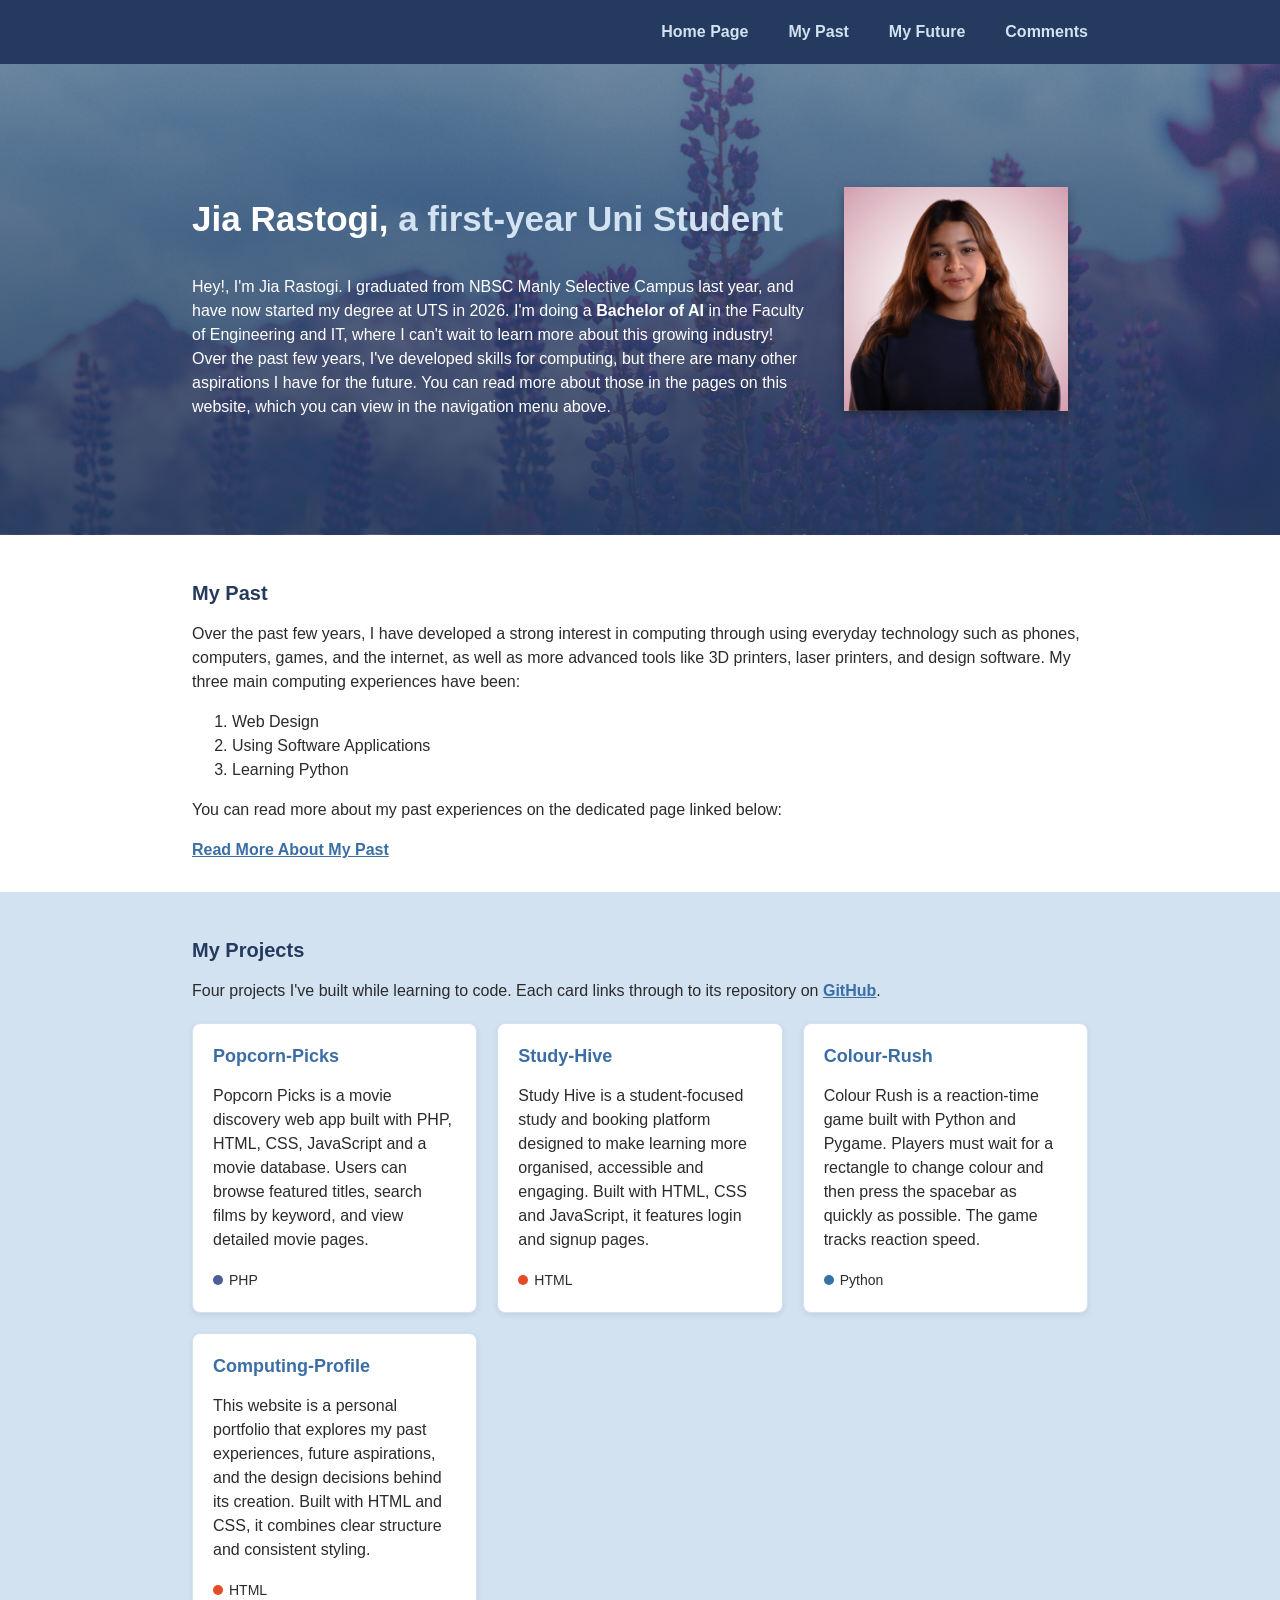
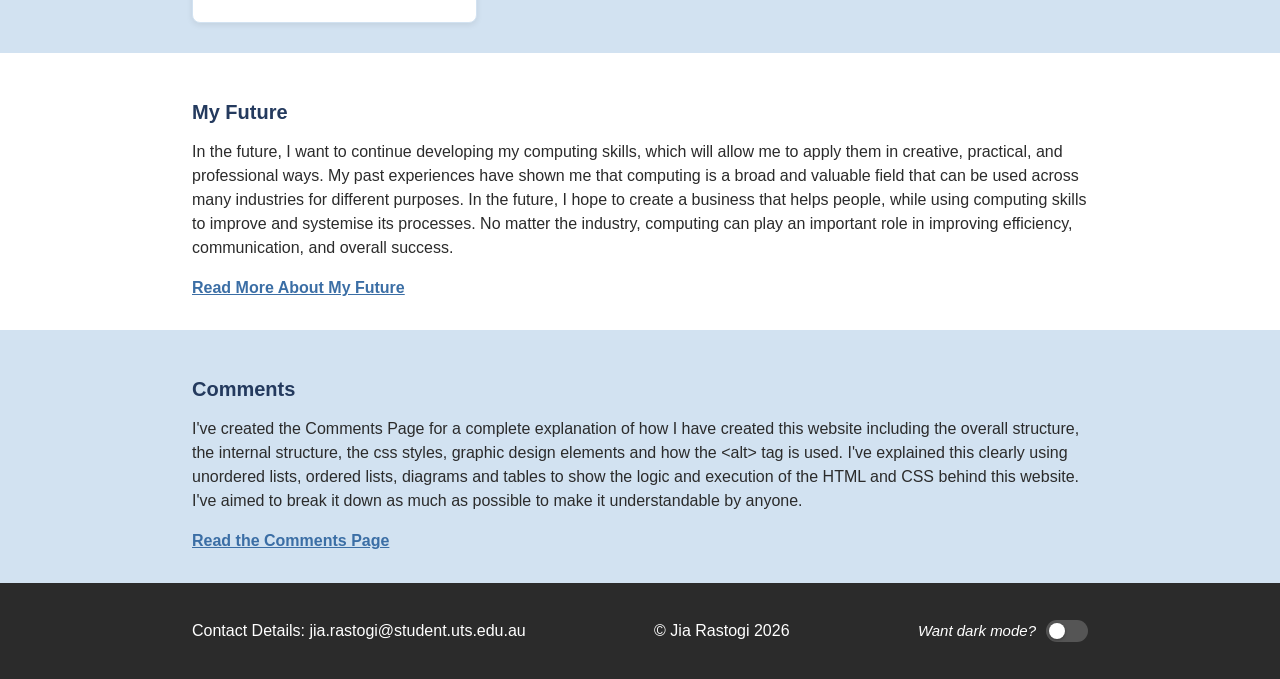
<file: index.html>
<!DOCTYPE html>
<html lang="en">
    <head>
        <title>Home Page</title>
        <link rel="stylesheet" href="websystems.css">
        <meta charset="utf-8">
        <meta name="viewport" content="width=device-width, initial-scale=1.0">
    </head>
    <body>
        <header class="header">
            <nav>
                <ul class="container menu">
                    <li><a class="header_current" href="index.html" aria-current="page">Home Page</a></li>
                    <li><a href="past.html">My Past</a></li>
                    <li><a href="future.html">My Future</a></li>
                    <li><a href="comments.html">Comments</a></li>
                </ul>
            </nav>
        </header>

        <main>
            <section class="hero" id="hero">
                <div class="container">
                    <div class="half">
                            <div>
                                <h1>Jia Rastogi, <span>a first-year Uni Student</span></h1>
                                <p>
                                    Hey!, I'm Jia Rastogi. I graduated from NBSC Manly Selective Campus last year, and have now started my degree at UTS in 2026. I'm doing a <strong>Bachelor of AI</strong> in the Faculty of Engineering and IT, where I can't wait to learn more about this growing industry! Over the past few years, I've developed skills for computing, but there are many other aspirations I have for the future. You can read more about those in the pages on this website, which you can view in the navigation menu above.
                                </p>
                            </div>
                            <!-- Portrait photo of me -->
                            <img id="profile-img" src="images/Jia-Rastogi.png" alt="Headshot of Jia Rastogi with a light pink background colour">
                    </div>
                </div>
            </section>

            <section class="white-block">
                <div class="container">
                    <h2>My Past</h2>
                    <p>Over the past few years, I have developed a strong interest in computing through using everyday technology such as phones, computers, games, and the internet, as well as more advanced tools like 3D printers, laser printers, and design software. My three main computing experiences have been:
                    </p>
                    <ol>
                        <li>Web Design</li>
                        <li>Using Software Applications</li>
                        <li>Learning Python</li>
                    </ol>
                    <p>You can read more about my past experiences on the dedicated page linked below:
                    </p>
                    <a href="past.html">Read More About My Past</a>
                </div>
            </section>

            <section class="grey-block" id="projects">
                <div class="container">
                    <h2>My Projects</h2>
                    <p>Four projects I've built while learning to code. Each card links through to its repository on <a href="https://github.com/jiarastogi" target="_blank" rel="noopener noreferrer">GitHub</a>.</p>
                    <div class="projects-grid">
                        <article class="project-card">
                            <div class="project-header">
                                <h3><a href="https://github.com/jiarastogi/Popcorn-Picks" target="_blank" rel="noopener noreferrer">Popcorn-Picks</a></h3>
                            </div>
                            <p>Popcorn Picks is a movie discovery web app built with PHP, HTML, CSS, JavaScript and a movie database. Users can browse featured titles, search films by keyword, and view detailed movie pages.</p>
                            <p class="project-lang"><span class="lang-dot lang-php"></span>PHP</p>
                        </article>

                        <article class="project-card">
                            <div class="project-header">
                                <h3><a href="https://github.com/jiarastogi/Study-Hive" target="_blank" rel="noopener noreferrer">Study-Hive</a></h3>
                            </div>
                            <p>Study Hive is a student-focused study and booking platform designed to make learning more organised, accessible and engaging. Built with HTML, CSS and JavaScript, it features login and signup pages.</p>
                            <p class="project-lang"><span class="lang-dot lang-html"></span>HTML</p>
                        </article>

                        <article class="project-card">
                            <div class="project-header">
                                <h3><a href="https://github.com/jiarastogi/Colour-Rush" target="_blank" rel="noopener noreferrer">Colour-Rush</a></h3>
                            </div>
                            <p>Colour Rush is a reaction-time game built with Python and Pygame. Players must wait for a rectangle to change colour and then press the spacebar as quickly as possible. The game tracks reaction speed.</p>
                            <p class="project-lang"><span class="lang-dot lang-python"></span>Python</p>
                        </article>

                        <article class="project-card">
                            <div class="project-header">
                                <h3><a href="https://github.com/jiarastogi/Computing-Profile" target="_blank" rel="noopener noreferrer">Computing-Profile</a></h3>
                            </div>
                            <p>This website is a personal portfolio that explores my past experiences, future aspirations, and the design decisions behind its creation. Built with HTML and CSS, it combines clear structure and consistent styling.</p>
                            <p class="project-lang"><span class="lang-dot lang-html"></span>HTML</p>
                        </article>
                    </div>
                </div>
            </section>

            <section class="white-block">
                <div class="container">
                    <h2>My Future</h2>
                    <p>In the future, I want to continue developing my computing skills, which will allow me to apply them in creative, practical, and professional ways. My past experiences have shown me that computing is a broad and valuable field that can be used across many industries for different purposes. In the future, I hope to create a business that helps people, while using computing skills to improve and systemise its processes. No matter the industry, computing can play an important role in improving efficiency, communication, and overall success.
                    </p>
                    <a href="future.html">Read More About My Future</a>
                </div>
            </section>

            <section class="grey-block">
                <div class="container">
                    <h2>Comments</h2>
                    <p>I've created the Comments Page for a complete explanation of how I have created this website including the overall structure, the internal structure, the css styles, graphic design elements and how the &lt;alt&gt; tag is used. I've explained this clearly using unordered lists, ordered lists, diagrams and tables to show the logic and execution of the HTML and CSS behind this website. I've aimed to break it down as much as possible to make it understandable by anyone.
                    </p>
                    <a href="comments.html">Read the Comments Page</a>
                </div>
            </section>
        </main>

        <footer class="footer">
            <div class="container">
                <div class="half">
                    <p>Contact Details: jia.rastogi@student.uts.edu.au</p>
                    <p>© Jia Rastogi 2026</p>
                    <label class="dark-toggle">
                        Want dark mode?
                        <input type="checkbox" id="dark-toggle">
                    </label>
                </div>
            </div>
        </footer>

    </body>
</html>
</file>
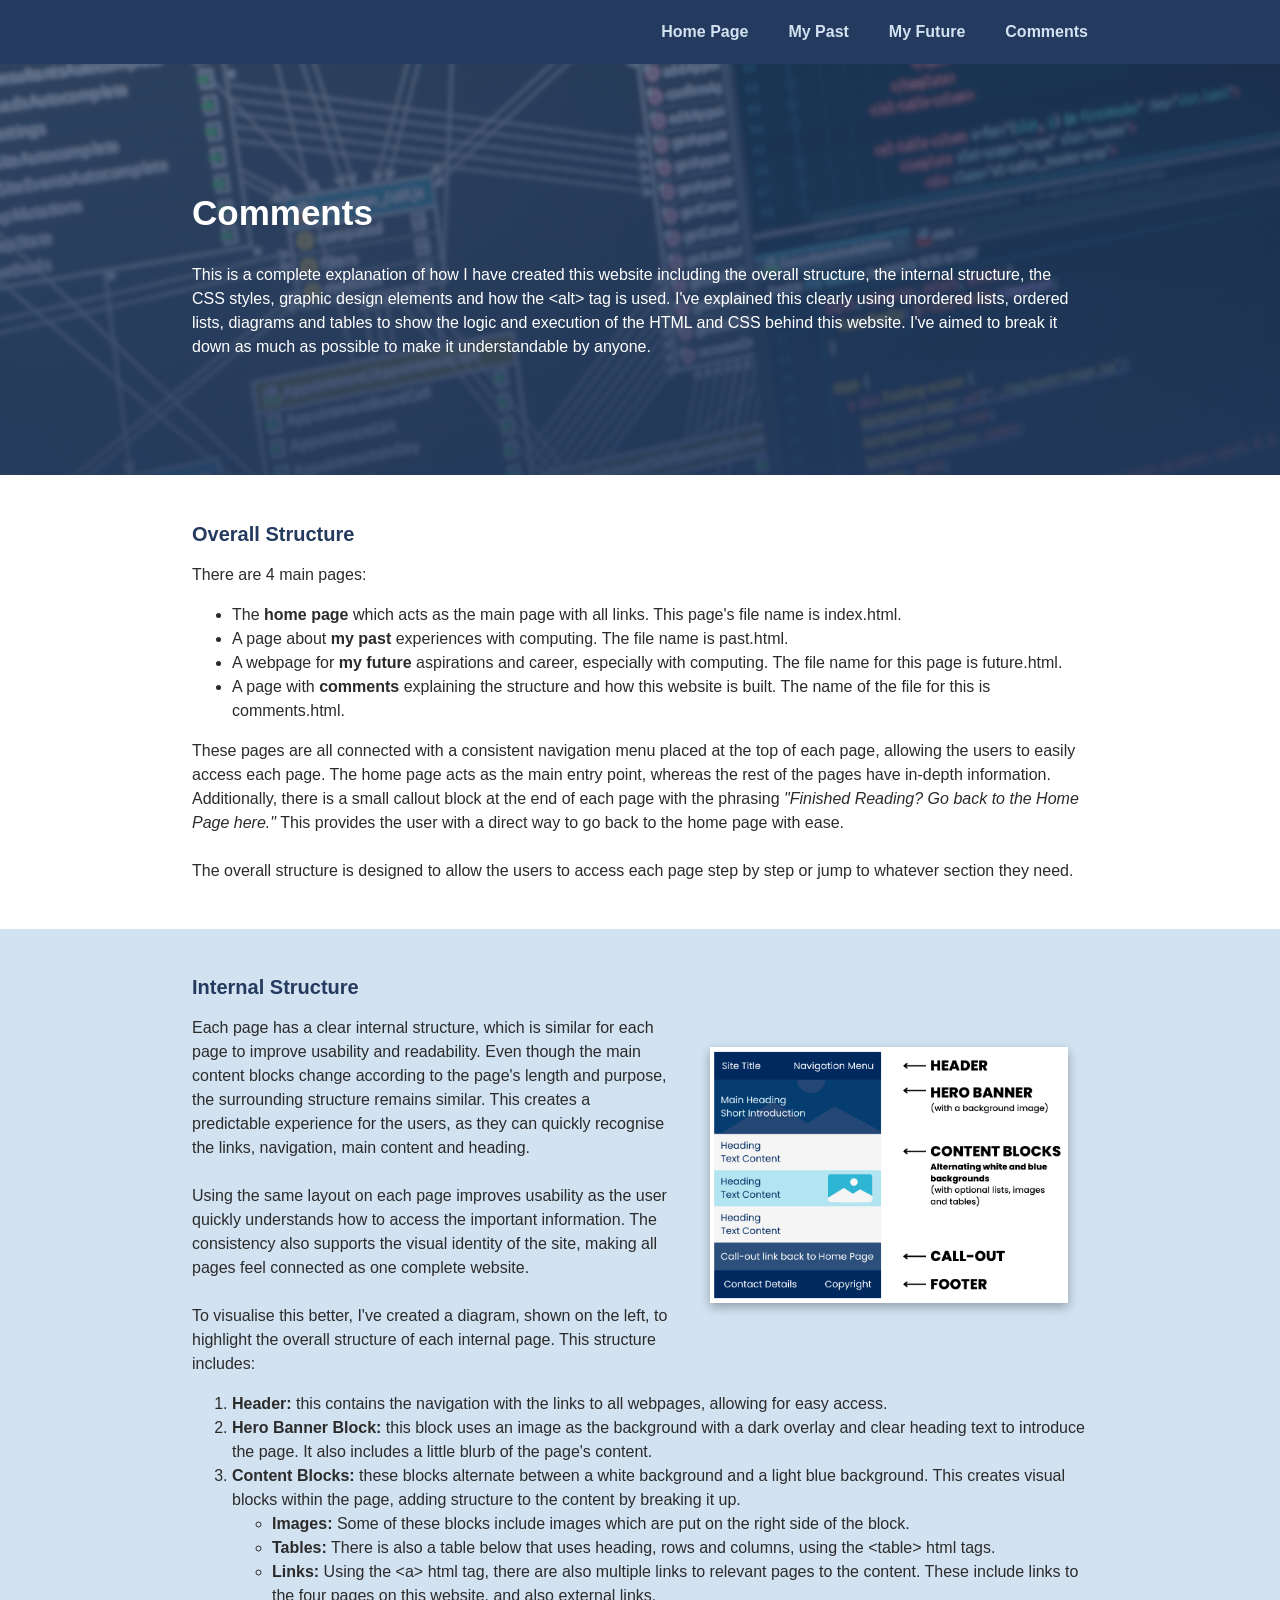
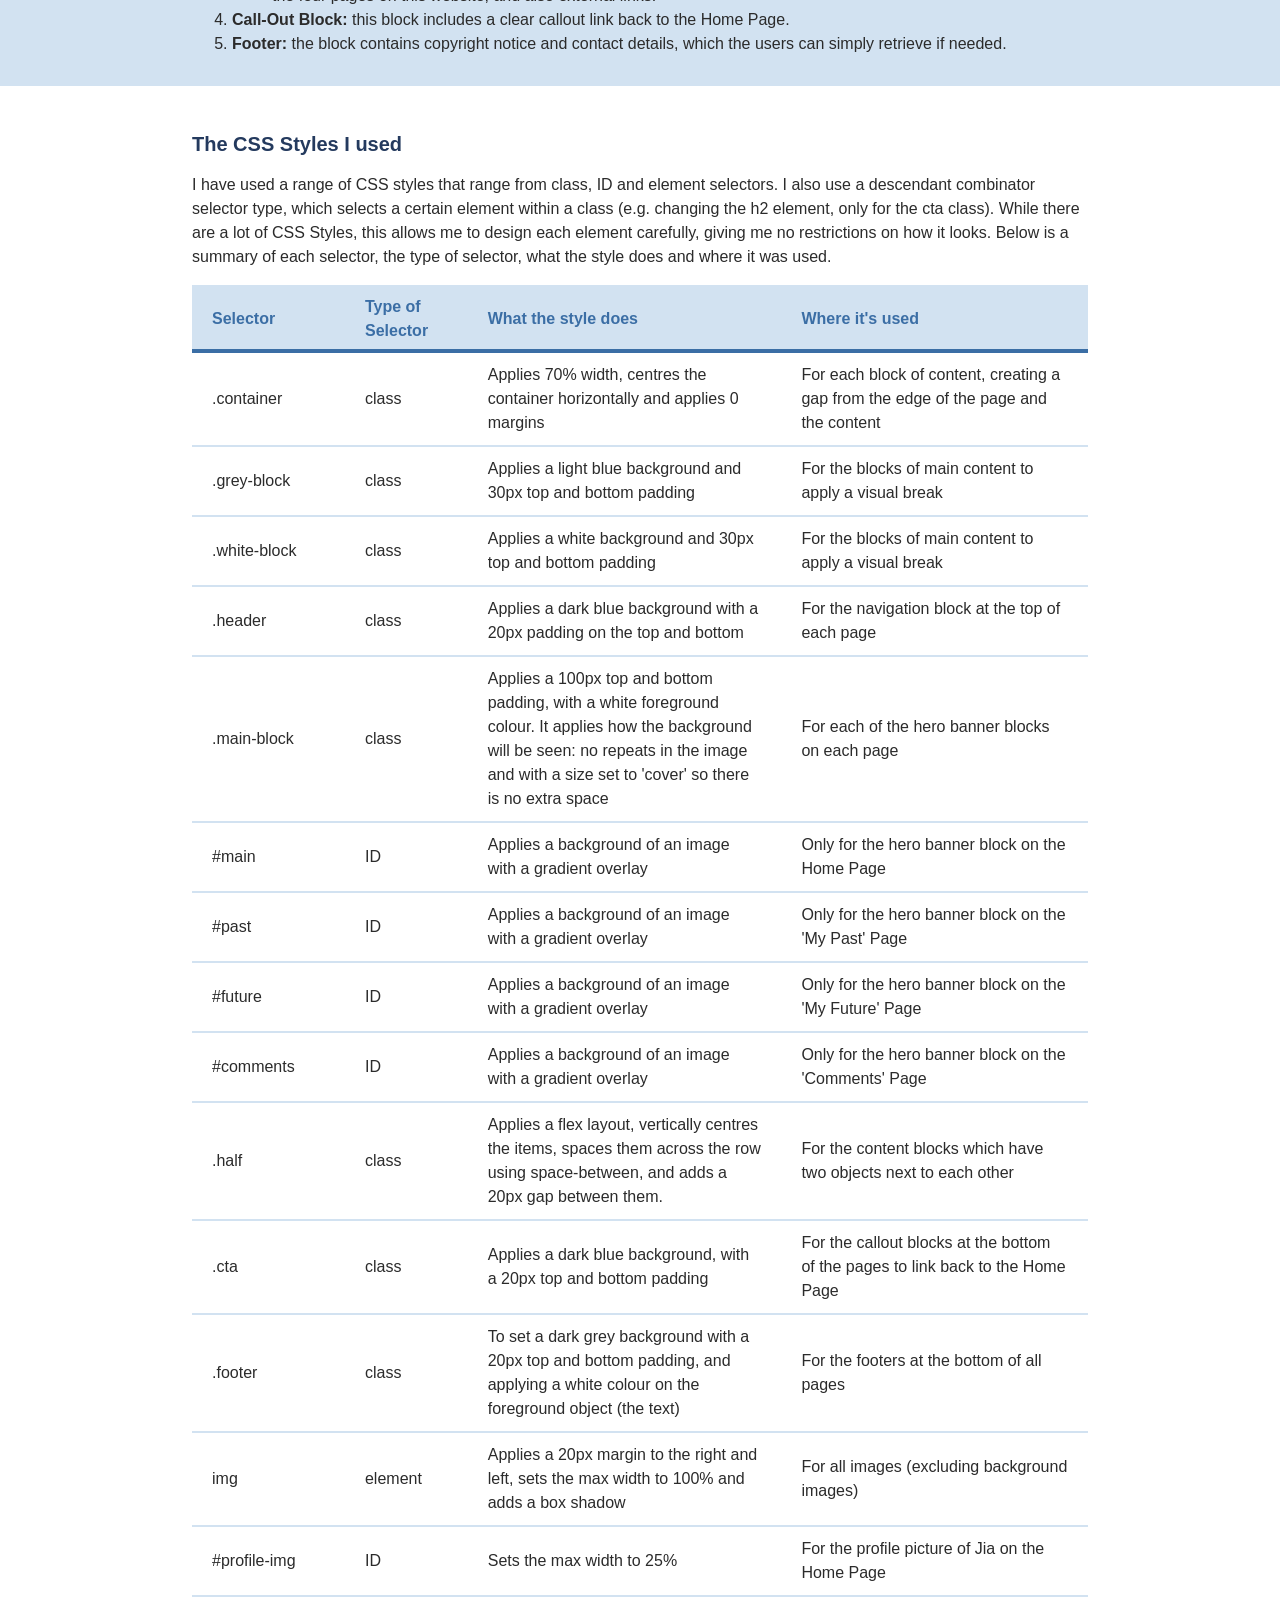
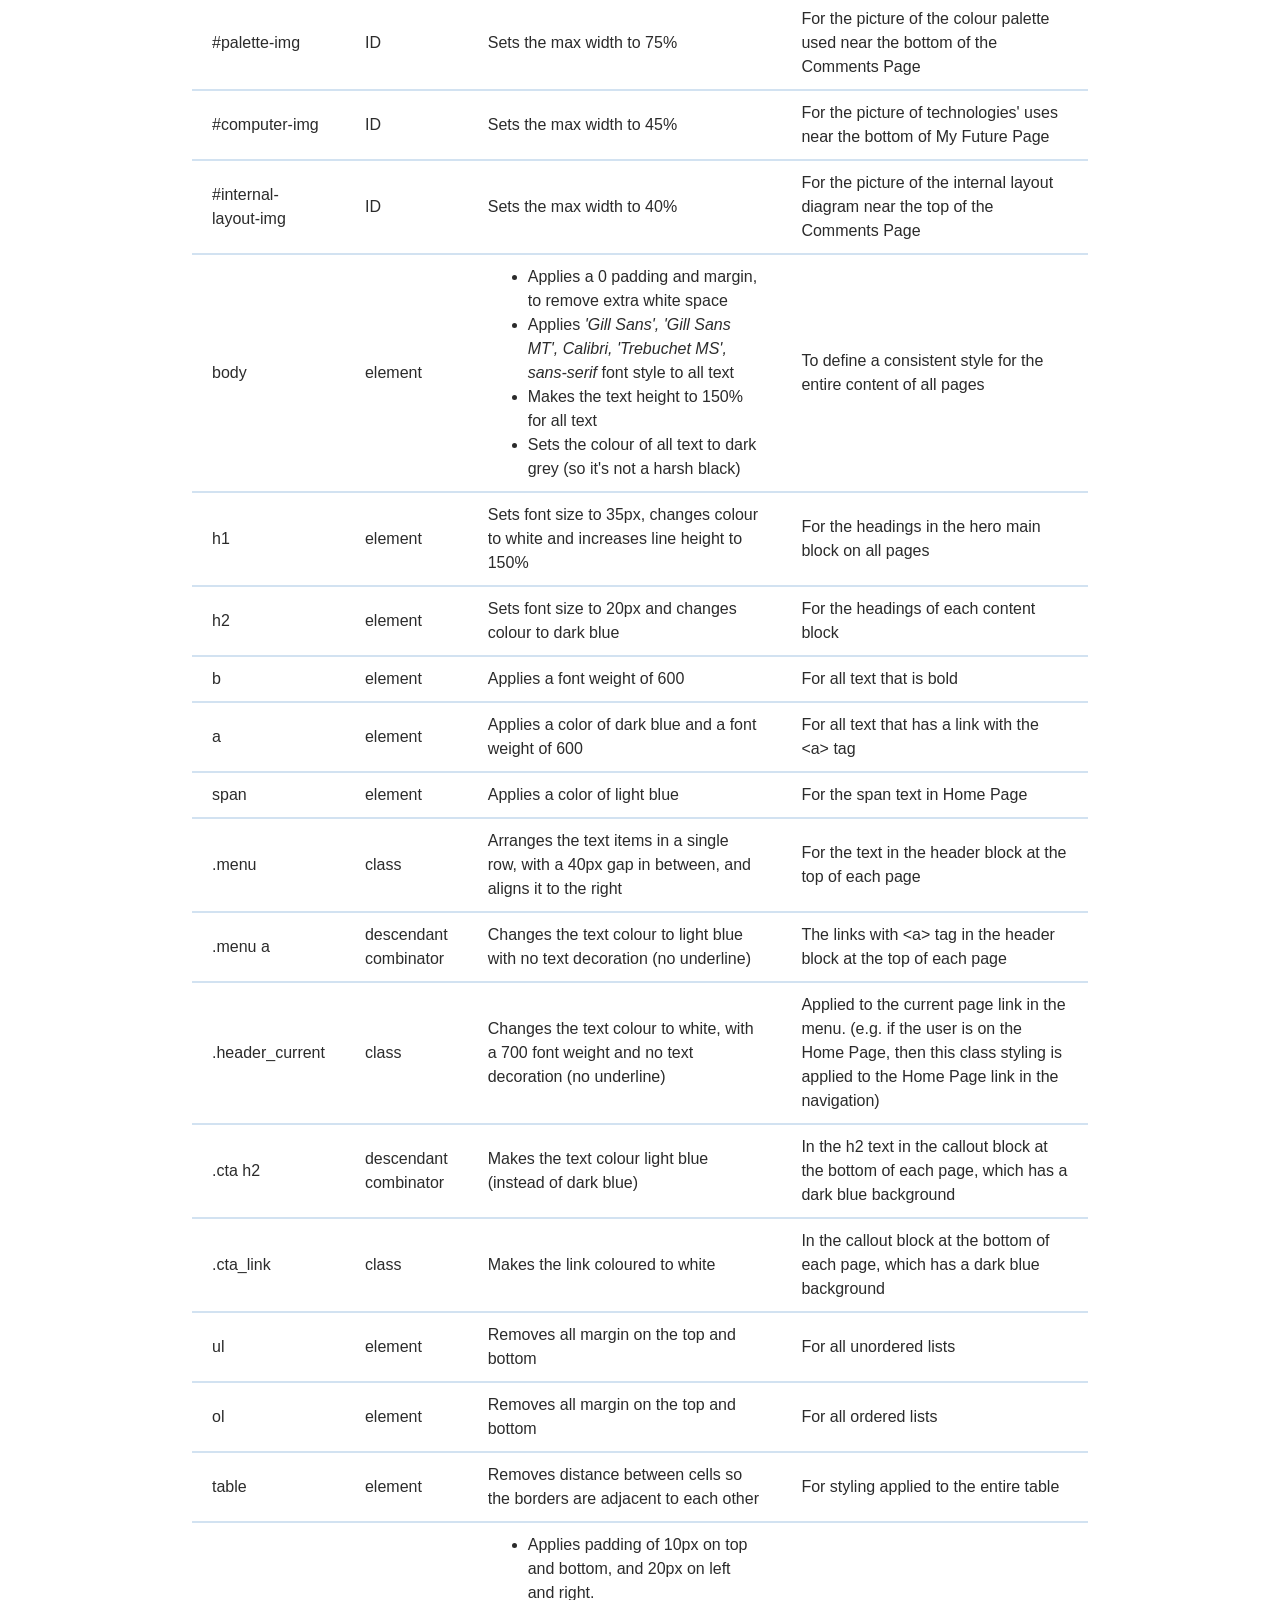
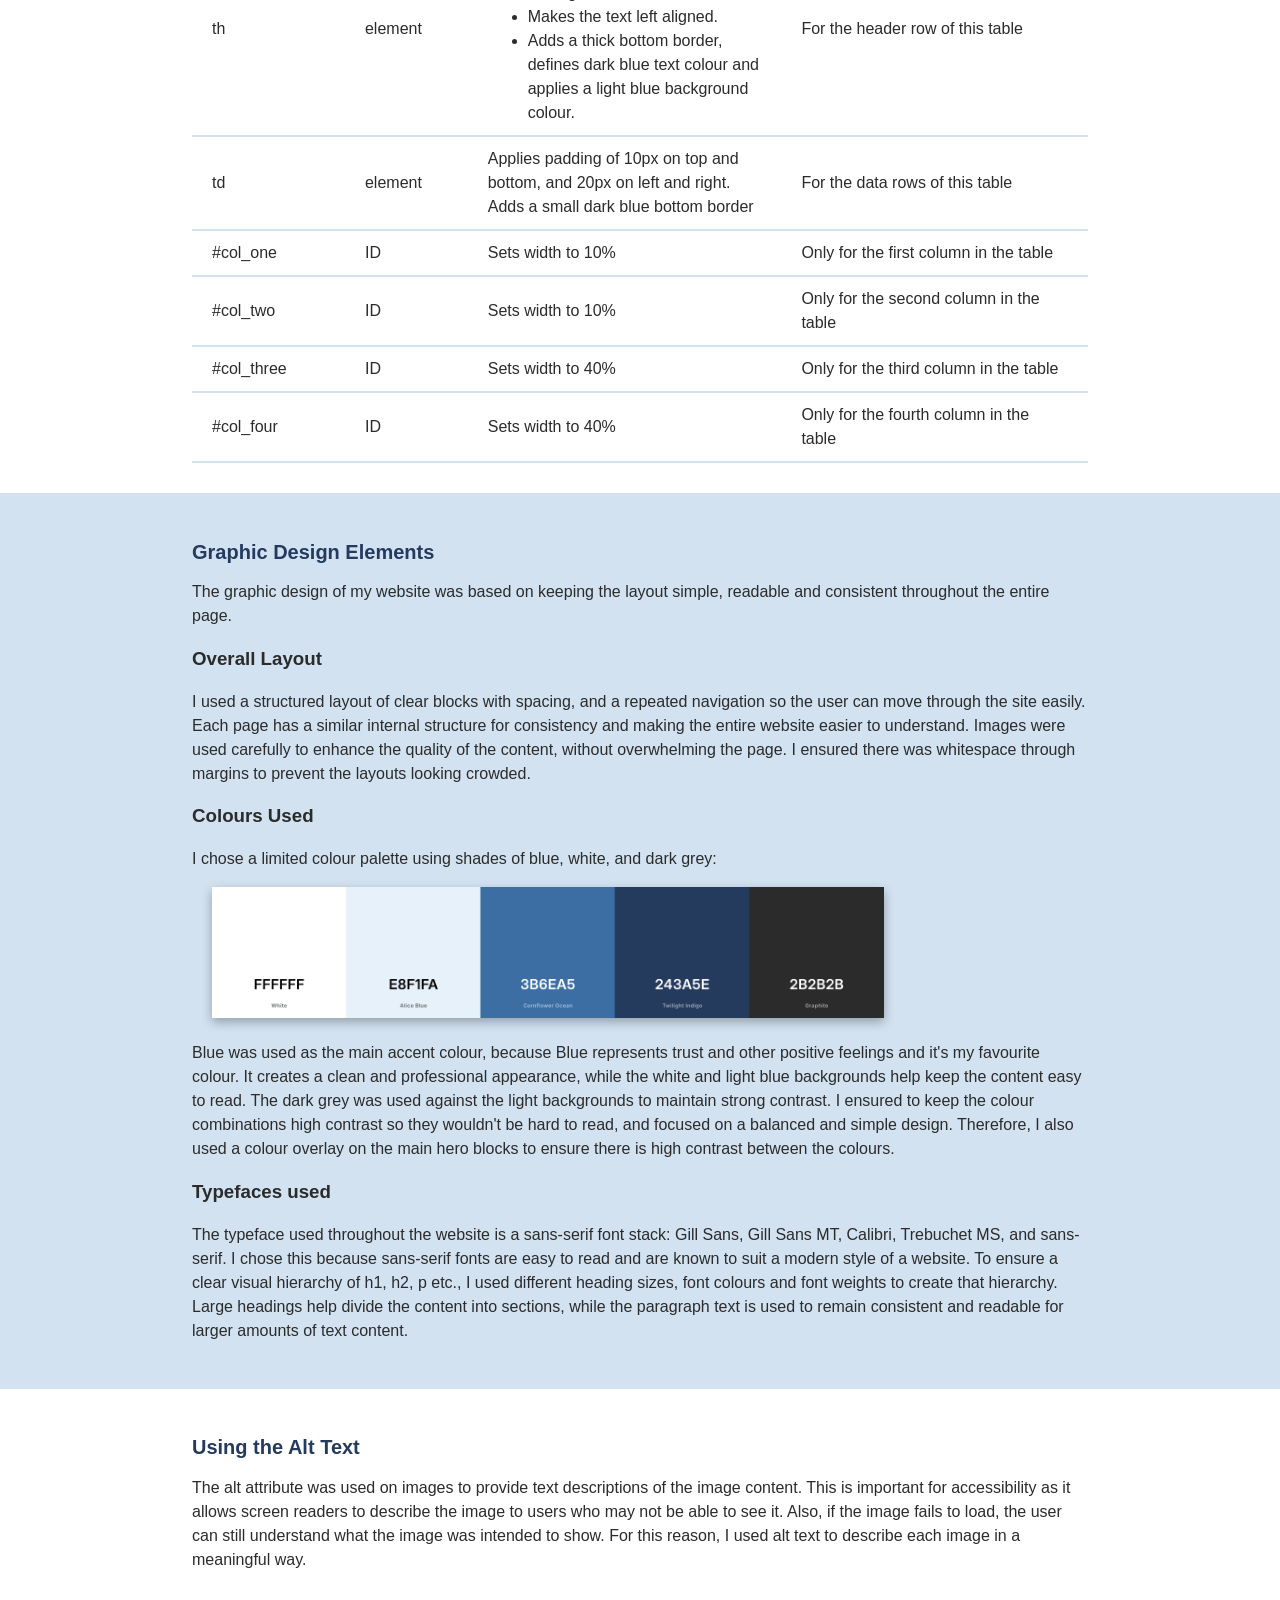
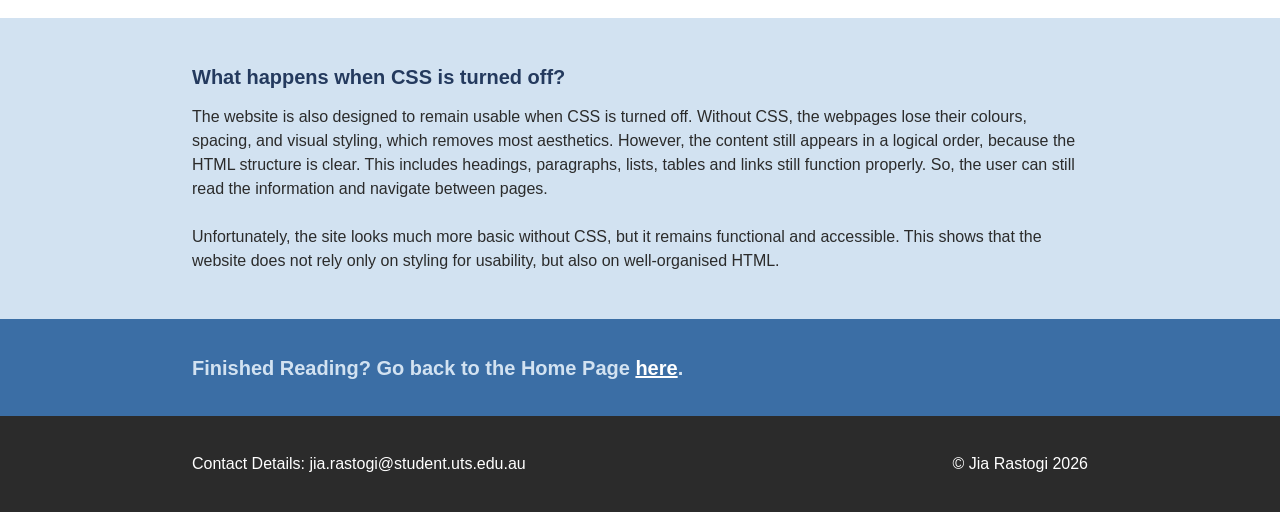
<file: comments.html>
<!DOCTYPE html>
<html lang="en">
    <head>
        <title>Comments</title>
        <link rel="stylesheet" href="websystems.css">
        <meta charset="utf-8">
        <meta name="viewport" content="width=device-width, initial-scale=1.0">
    </head>
    <body>
        <div class="header">
            <div class="container menu">
                <a href="index.html">Home Page</a>
                <a href="past.html">My Past</a>
                <a href="future.html">My Future</a>
                <a class="header_current" href="comments.html">Comments</a>
            </div>
        </div>

        <main>
            <div class="main-block" id="comments">
                <div class="container">
                    <h1>Comments</h1>
                    <p>This is a complete explanation of how I have created this website including the overall structure, the internal structure, the CSS styles, graphic design elements and how the &lt;alt&gt; tag is used. I've explained this clearly using unordered lists, ordered lists, diagrams and tables to show the logic and execution of the HTML and CSS behind this website. I've aimed to break it down as much as possible to make it understandable by anyone. 
                    </p>
                </div>
            </div>

            <div class="white-block">
                <div class="container">
                    <h2>Overall Structure</h2>
                    <p>There are 4 main pages:
                    </p>
                    <ul>
                        <li>The <b>home page</b> which acts as the main page with all links. This page's file name is index.html.</li>
                        <li>A page about <b>my past</b> experiences with computing. The file name is past.html.</li>
                        <li>A webpage for <b>my future</b> aspirations and career, especially with computing. The file name for this page is future.html.</li>
                        <li>A page with <b>comments</b> explaining the structure and how this website is built. The name of the file for this is comments.html.</li>
                    </ul>
                    <p>These pages are all connected with a consistent navigation menu placed at the top of each page, allowing the users to easily access each page. The home page acts as the main entry point, whereas the rest of the pages have in-depth information. Additionally, there is a small callout block at the end of each page with the phrasing <i>"Finished Reading? Go back to the Home Page here."</i> This provides the user with a direct way to go back to the home page with ease.
                    <br><br>The overall structure is designed to allow the users to access each page step by step or jump to whatever section they need.  
                    </p>
            </div>
            </div>

            <div class="grey-block">
                <div class="container">
                    <div class="half">
                        <div>
                            <h2>Internal Structure</h2>
                            <p>Each page has a clear internal structure, which is similar for each page to improve usability and readability. Even though the main content blocks change according to the page's length and purpose, the surrounding structure remains similar. This creates a predictable experience for the users, as they can quickly recognise the links, navigation, main content and heading.
                                <br><br>Using the same layout on each page improves usability as the user quickly understands how to access the important information. The consistency also supports the visual identity of the site, making all pages feel connected as one complete website. 
                                <br><br>To visualise this better, I've created a diagram, shown on the left, to highlight the overall structure of each internal page. This structure includes:
                            </p>
                        </div>
                        <!-- Diagram created by me -->
                        <img src="images/internal-layout.png" id="internal-layout-img" title="A complete diagram of the internal layout of each webpage, including Header, Hero Block, Content Blocks, Call-Out and Footer" alt="A complete diagram of the internal layout of each webpage, including Header, Hero Block, Content Blocks, Call-Out and Footer">
                    </div>
                    <ol>
                        <li><b>Header:</b> this  contains the navigation with the links to all webpages, allowing for easy access.</li>
                        <li><b>Hero Banner Block:</b> this block uses an image as the background with a dark overlay and clear heading text to introduce the page. It also includes a little blurb of the page's content.</li>
                        <li><b>Content Blocks:</b> these blocks alternate between a white background and a light blue background. This creates visual blocks within the page, adding structure to the content by breaking it up.
                            <ul>
                                <li><b>Images:</b> Some of these blocks include images which are put on the right side of the block.</li>
                                <li><b>Tables:</b> There is also a table below that uses heading, rows and columns, using the &lt;table&gt; html tags.</li>
                                <li><b>Links:</b> Using the &lt;a&gt; html tag, there are also multiple links to relevant pages to the content. These include links to the four pages on this website, and also external links.</li>
                            </ul>
                        </li>
                        <li><b>Call-Out Block:</b> this block includes a clear callout link back to the Home Page.</li>
                        <li><b>Footer:</b> the block contains copyright notice and contact details, which the users can simply retrieve if needed.</li>
                    </ol>
                </div>
            </div>

            <div class="white-block">
                <div class="container">
                    <h2>The CSS Styles I used</h2>
                    <p>I have used a range of CSS styles that range from class, ID and element selectors. I also use a descendant combinator selector type, which selects a certain element within a class (e.g. changing the h2 element, only for the cta class). While there are a lot of CSS Styles, this allows me to design each element carefully, giving me no restrictions on how it looks. Below is a summary of each selector, the type of selector, what the style does and where it was used.
                    </p>
                    <table>
                        <colgroup>
                            <col id="col_one">
                            <col id="col_two">
                            <col id="col_three">
                            <col id="col_four">
                        </colgroup>
                        <tr>
                            <th>Selector</th>
                            <th>Type of Selector</th>
                            <th>What the style does</th>
                            <th>Where it's used</th>
                        </tr>
                        <tr>
                            <td>.container</td>
                            <td>class</td>
                            <td>Applies 70% width, centres the container horizontally and applies 0 margins</td>
                            <td>For each block of content, creating a gap from the edge of the page and the content</td>
                        </tr>
                        <tr>
                            <td>.grey-block</td>
                            <td>class</td>
                            <td>Applies a light blue background and 30px top and bottom padding</td>
                            <td>For the blocks of main content to apply a visual break</td>
                        </tr>
                        <tr>
                            <td>.white-block</td>
                            <td>class</td>
                            <td>Applies a white background and 30px top and bottom padding</td>
                            <td>For the blocks of main content to apply a visual break</td>
                        </tr>
                        <tr>
                            <td>.header</td>
                            <td>class</td>
                            <td>Applies a dark blue background with a 20px padding on the top and bottom</td>
                            <td>For the navigation block at the top of each page</td>
                        </tr>
                        <tr>
                            <td>.main-block</td>
                            <td>class</td>
                            <td>Applies a 100px top and bottom padding, with a white foreground colour. It applies how the background will be seen: no repeats in the image and with a size set to 'cover' so there is no extra space</td>
                            <td>For each of the hero banner blocks on each page</td>
                        </tr>
                        <tr>
                            <td>#main</td>
                            <td>ID</td>
                            <td>Applies a background of an image with a gradient overlay</td>
                            <td>Only for the hero banner block on the Home Page</td>
                        </tr>
                        <tr>
                            <td>#past</td>
                            <td>ID</td>
                            <td>Applies a background of an image with a gradient overlay</td>
                            <td>Only for the hero banner block on the 'My Past' Page</td>
                        </tr>
                        <tr>
                            <td>#future</td>
                            <td>ID</td>
                            <td>Applies a background of an image with a gradient overlay</td>
                            <td>Only for the hero banner block on the 'My Future' Page</td>
                        </tr>
                        <tr>
                            <td>#comments</td>
                            <td>ID</td>
                            <td>Applies a background of an image with a gradient overlay</td>
                            <td>Only for the hero banner block on the 'Comments' Page</td>
                        </tr>
                        <tr>
                            <td>.half</td>
                            <td>class</td>
                            <td>Applies a flex layout, vertically centres the items, spaces them across the row using space-between, and adds a 20px gap between them.</td>
                            <td>For the content blocks which have two objects next to each other </td>
                        </tr>
                        <tr>
                            <td>.cta</td>
                            <td>class</td>
                            <td>Applies a dark blue background, with a 20px top and bottom padding</td>
                            <td>For the callout blocks at the bottom of the pages to link back to the Home Page</td>
                        </tr>
                        <tr>
                            <td>.footer</td>
                            <td>class</td>
                            <td>To set a dark grey background with a 20px top and bottom padding, and applying a white colour on the foreground object (the text)</td>
                            <td>For the footers at the bottom of all pages</td>
                        </tr>
                        <tr>
                            <td>img</td>
                            <td>element</td>
                            <td>Applies a 20px margin to the right and left, sets the max width to 100% and adds a box shadow</td>
                            <td>For all images (excluding background images)</td>
                        </tr>
                        <tr>
                            <td>#profile-img</td>
                            <td>ID</td>
                            <td>Sets the max width to 25%</td>
                            <td>For the profile picture of Jia on the Home Page</td>
                        </tr>
                        <tr>
                            <td>#palette-img</td>
                            <td>ID</td>
                            <td>Sets the max width to 75%</td>
                            <td>For the picture of the colour palette used near the bottom of the Comments Page</td>
                        </tr>
                        <tr>
                            <td>#computer-img</td>
                            <td>ID</td>
                            <td>Sets the max width to 45%</td>
                            <td>For the picture of technologies' uses near the bottom of My Future Page</td>
                        </tr>
                        <tr>
                            <td>#internal-layout-img</td>
                            <td>ID</td>
                            <td>Sets the max width to 40%</td>
                            <td>For the picture of the internal layout diagram near the top of the Comments Page</td>
                        </tr>
                        <tr>
                            <td>body</td>
                            <td>element</td>
                            <td><ul>
                                    <li>Applies a 0 padding and margin, to remove extra white space</li>
                                    <li>Applies <i>'Gill Sans', 'Gill Sans MT', Calibri, 'Trebuchet MS', sans-serif</i> font style to all text</li>
                                    <li>Makes the text height to 150% for all text</li>
                                    <li>Sets the colour of all text to dark grey (so it's not a harsh black)</li>
                                </ul>
                            </td>
                            <td>To define a consistent style for the entire content of all pages</td>
                        </tr>
                        <tr>
                            <td>h1</td>
                            <td>element</td>
                            <td>Sets font size to 35px, changes colour to white and increases line height to 150%</td>
                            <td>For the headings in the hero main block on all pages</td>
                        </tr>
                        <tr>
                            <td>h2</td>
                            <td>element</td>
                            <td>Sets font size to 20px and changes colour to dark blue </td>
                            <td>For the headings of each content block</td>
                        </tr>
                        <tr>
                            <td>b</td>
                            <td>element</td>
                            <td>Applies a font weight of 600</td>
                            <td>For all text that is bold</td>
                        </tr>
                        <tr>
                            <td>a</td>
                            <td>element</td>
                            <td>Applies a color of dark blue and a font weight of 600</td>
                            <td>For all text that has a link with the &lt;a&gt; tag</td>
                        </tr>
                        <tr>
                            <td>span</td>
                            <td>element</td>
                            <td>Applies a color of light blue</td>
                            <td>For the span text in Home Page</td>
                        </tr>
                        <tr>
                            <td>.menu</td>
                            <td>class</td>
                            <td>Arranges the text items in a single row, with a 40px gap in between, and aligns it to the right</td>
                            <td>For the text in the header block at the top of each page</td>
                        </tr>
                        <tr>
                            <td>.menu a</td>
                            <td>descendant combinator</td>
                            <td>Changes the text colour to light blue with no text decoration (no underline)</td>
                            <td>The links with &lt;a&gt; tag in the header block at the top of each page</td>
                        </tr>
                        <tr>
                            <td>.header_current</td>
                            <td>class</td>
                            <td>Changes the text colour to white, with a 700 font weight and no text decoration (no underline)</td>
                            <td>Applied to the current page link in the menu. (e.g. if the user is on the Home Page, then this class styling is applied to the Home Page link in the navigation)</td>
                        </tr>
                        <tr>
                            <td>.cta h2</td>
                            <td>descendant combinator</td>
                            <td>Makes the text colour light blue (instead of dark blue)</td>
                            <td>In the h2 text in the callout block at the bottom of each page, which has a dark blue background</td>
                        </tr>
                        <tr>
                            <td>.cta_link</td>
                            <td>class</td>
                            <td>Makes the link coloured to white</td>
                            <td>In the callout block at the bottom of each page, which has a dark blue background</td>
                        </tr>
                        <tr>
                            <td>ul</td>
                            <td>element</td>
                            <td>Removes all margin on the top and bottom</td>
                            <td>For all unordered lists</td>
                        </tr>
                        <tr>
                            <td>ol</td>
                            <td>element</td>
                            <td>Removes all margin on the top and bottom</td>
                            <td>For all ordered lists</td>
                        </tr>
                        <tr>
                            <td>table</td>
                            <td>element</td>
                            <td>Removes distance between cells so the borders are adjacent to each other</td>
                            <td>For styling applied to the entire table</td>
                        </tr>
                        <tr>
                            <td>th</td>
                            <td>element</td>
                            <td><ul>
                                    <li>Applies padding of 10px on top and bottom, and 20px on left and right.</li>
                                    <li>Makes the text left aligned.</li>
                                    <li>Adds a thick bottom border, defines dark blue text colour and applies a light blue background colour.</li>
                                </ul>
                            </td>
                            <td>For the header row of this table</td>
                        </tr>
                        <tr>
                            <td>td</td>
                            <td>element</td>
                            <td>Applies padding of 10px on top and bottom, and 20px on left and right. Adds a small dark blue bottom border</td>
                            <td>For the data rows of this table</td>
                        </tr>
                        <tr>
                            <td>#col_one</td>
                            <td>ID</td>
                            <td>Sets width to 10%</td>
                            <td>Only for the first column in the table</td>
                        </tr>
                        <tr>
                            <td>#col_two</td>
                            <td>ID</td>
                            <td>Sets width to 10%</td>
                            <td>Only for the second column in the table</td>
                        </tr>
                        <tr>
                            <td>#col_three</td>
                            <td>ID</td>
                            <td>Sets width to 40%</td>
                            <td>Only for the third column in the table</td>
                        </tr>
                        <tr>
                            <td>#col_four</td>
                            <td>ID</td>
                            <td>Sets width to 40%</td>
                            <td>Only for the fourth column in the table</td>
                        </tr>
                    </table>
                </div>
            </div>

            <div class="grey-block">
                <div class="container">
                    <h2>Graphic Design Elements</h2>
                    <p>The graphic design of my website was based on keeping the layout simple, readable and consistent throughout the entire page.
                    </p>

                    <h3>Overall Layout</h3>
                    <p>I used a structured layout of clear blocks with spacing, and a repeated navigation so the user can move through the site easily. Each page has a similar internal structure for consistency and making the entire website easier to understand. Images were used carefully to enhance the quality of the content, without overwhelming the page. I ensured there was whitespace through margins to prevent the layouts looking crowded. 
                    </p>

                    <h3>Colours Used</h3>
                    <p>I chose a limited colour palette using shades of blue, white, and dark grey:
                    </p>
                    <!-- Image created by me -->
                    <img src="images/palette.png" id="palette-img" title="The colour palette used in the website, containing five colours: #ffffff, #e8f1fa, #3b6ea5, #243a5e, #2b2b2b" alt="The colour palette used in the website, containing five colours: #ffffff, #e8f1fa, #3b6ea5, #243a5e, #2b2b2b">
                    <p>Blue was used as the main accent colour, because Blue represents trust and other positive feelings and it's my favourite colour. It creates a clean and professional appearance, while the white and light blue backgrounds help keep the content easy to read. The dark grey was used against the light backgrounds to maintain strong contrast. I ensured to keep the colour combinations high contrast so they wouldn't be hard to read, and focused on a balanced and simple design. Therefore, I also used a colour overlay on the main hero blocks to ensure there is high contrast between the colours.
                    </p>

                    <h3>Typefaces used</h3>
                    <p>The typeface used throughout the website is a sans-serif font stack: Gill Sans, Gill Sans MT, Calibri, Trebuchet MS, and sans-serif. I chose this because sans-serif fonts are easy to read and are known to suit a modern style of a website. To ensure a clear visual hierarchy of h1, h2, p etc., I used different heading sizes, font colours and font weights to create that hierarchy. Large headings help divide the content into sections, while the paragraph text is used to remain consistent and readable for larger amounts of text content.
                    </p>
                </div>
            </div>
            
            <div class="white-block">
                <div class="container">
                    <h2>Using the Alt Text</h2>
                    <p>The alt attribute was used on images to provide text descriptions of the image content. This is important for accessibility as it allows screen readers to describe the image to users who may not be able to see it. Also, if the image fails to load, the user can still understand what the image was intended to show. For this reason, I used alt text to describe each image in a meaningful way. 
                    </p>
                </div>
            </div>

            <div class="grey-block">
                <div class="container">
                    <h2>What happens when CSS is turned off?</h2>
                    <p>The website is also designed to remain usable when CSS is turned off. Without CSS, the webpages lose their colours, spacing, and visual styling, which removes most aesthetics. However, the content still appears in a logical order, because the HTML structure is clear. This includes headings, paragraphs, lists, tables and links still function properly. So, the user can still read the information and navigate between pages. 
                        <br><br>Unfortunately, the site looks much more basic without CSS, but it remains functional and accessible. This shows that the website does not rely only on styling for usability, but also on well-organised HTML.
                    </p>
                </div>
            </div>
        </main>
        
        <div class="cta">
            <div class="container">
                <h2>Finished Reading? Go back to the Home Page <a href="index.html" class="cta_link">here</a>.</h2>
            </div>
        </div>

        <div class="footer">
            <div class="container">
                <div class="half">
                    <p>Contact Details: jia.rastogi@student.uts.edu.au</p>
                    <p>© Jia Rastogi 2026</p>
                </div>
            </div>
        </div>
                        
    </body>
</html>
</file>
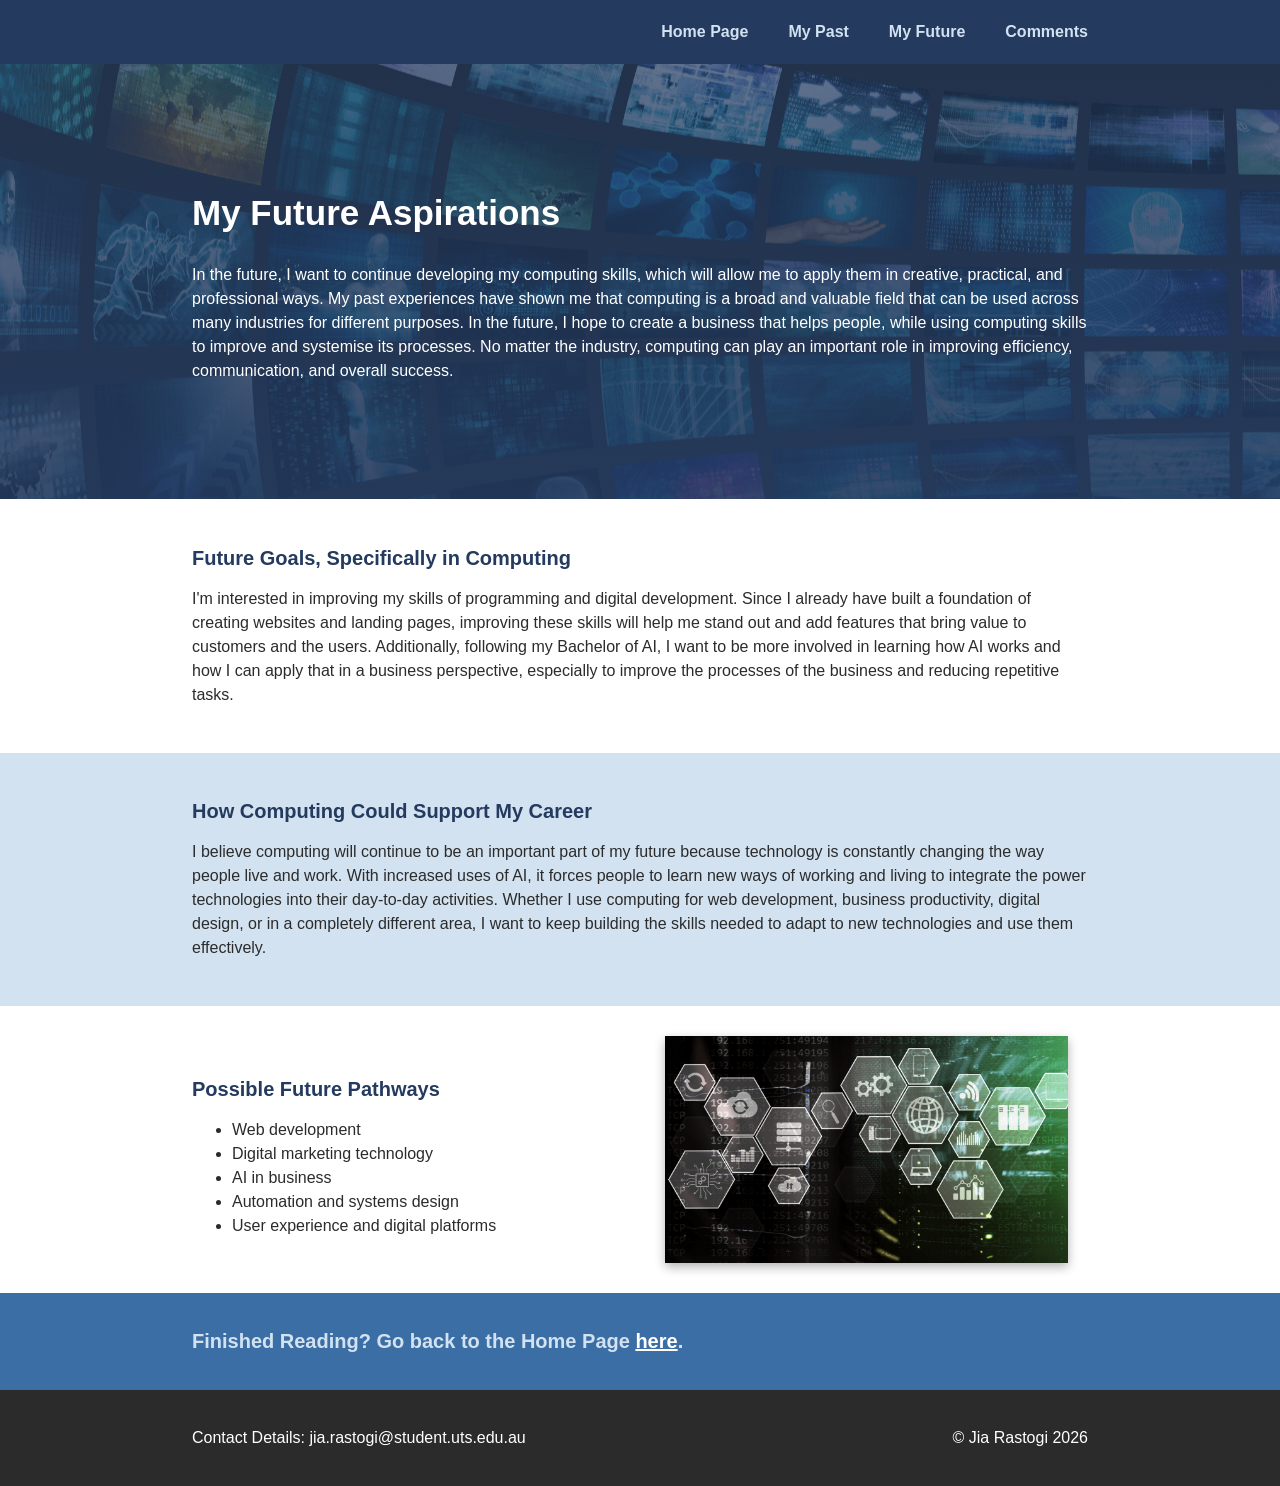
<file: future.html>
<!DOCTYPE html>
<html lang="en">
    <head>
        <title>My Future</title>
        <link rel="stylesheet" href="websystems.css">
        <meta charset="utf-8">
        <meta name="viewport" content="width=device-width, initial-scale=1.0">
    </head>
    <body>
        <div class="header">
            <div class="container menu">
                <a href="index.html">Home Page</a>
                <a href="past.html">My Past</a>
                <a class="header_current" href="future.html">My Future</a>
                <a href="comments.html">Comments</a>
            </div>
        </div>

        <main>
            <div class="main-block" id="future">
                <div class="container">
                    <h1>My Future Aspirations</h1>
                    <p>In the future, I want to continue developing my computing skills, which will allow me to apply them in creative, practical, and professional ways. My past experiences have shown me that computing is a broad and valuable field that can be used across many industries for different purposes. In the future, I hope to create a business that helps people, while using computing skills to improve and systemise its processes. No matter the industry, computing can play an important role in improving efficiency, communication, and overall success.
                    </p>
                </div>
            </div>

            <div class="white-block">
                <div class="container">
                    <h2>Future Goals, Specifically in Computing</h2>
                    <p>I'm interested in improving my skills of programming and digital development. Since I already have built a foundation of creating websites and landing pages, improving these skills will help me stand out and add features that bring value to customers and the users. Additionally, following my Bachelor of AI, I want to be more involved in learning how AI works and how I can apply that in a business perspective, especially to improve the processes of the business and reducing repetitive tasks.
                    </p>
                </div>
            </div>

            <div class="grey-block">
                <div class="container">
                    <h2>How Computing Could Support My Career</h2>
                    <p>I believe computing will continue to be an important part of my future because technology is constantly changing the way people live and work. With increased uses of AI, it forces people to learn new ways of working and living to integrate the power technologies into their day-to-day activities. Whether I use computing for web development, business productivity, digital design, or in a completely different area, I want to keep building the skills needed to adapt to new technologies and use them effectively.
                    </p>
                </div>
            </div>

            <div class="white-block">
                <div class="container">
                    <div class="half">
                        <div>
                            <h2>Possible Future Pathways</h2>
                            <ul>
                                <li>Web development</li>
                                <li>Digital marketing technology</li>
                                <li>AI in business</li>
                                <li>Automation and systems design</li>
                                <li>User experience and digital platforms</li>
                            </ul>
                        </div>
                        <!-- Free Canva image used under Canva's licence -->
                        <img id="computer-img" src="images/technology.png" title="Illustration representing artificial intelligence, digital business and technology" alt="Illustration representing artificial intelligence, digital business and technology">
                    </div>
                </div>
            </div>
        </main>

        <div class="cta">
            <div class="container">
                <h2>Finished Reading? Go back to the Home Page <a href="index.html" class="cta_link">here</a>.</h2>
            </div>
        </div>

        <div class="footer">
            <div class="container">
                <div class="half">
                    <p>Contact Details: jia.rastogi@student.uts.edu.au</p>
                    <p>© Jia Rastogi 2026</p>
                </div>
            </div>
        </div>
                        
    </body>
</html>
</file>
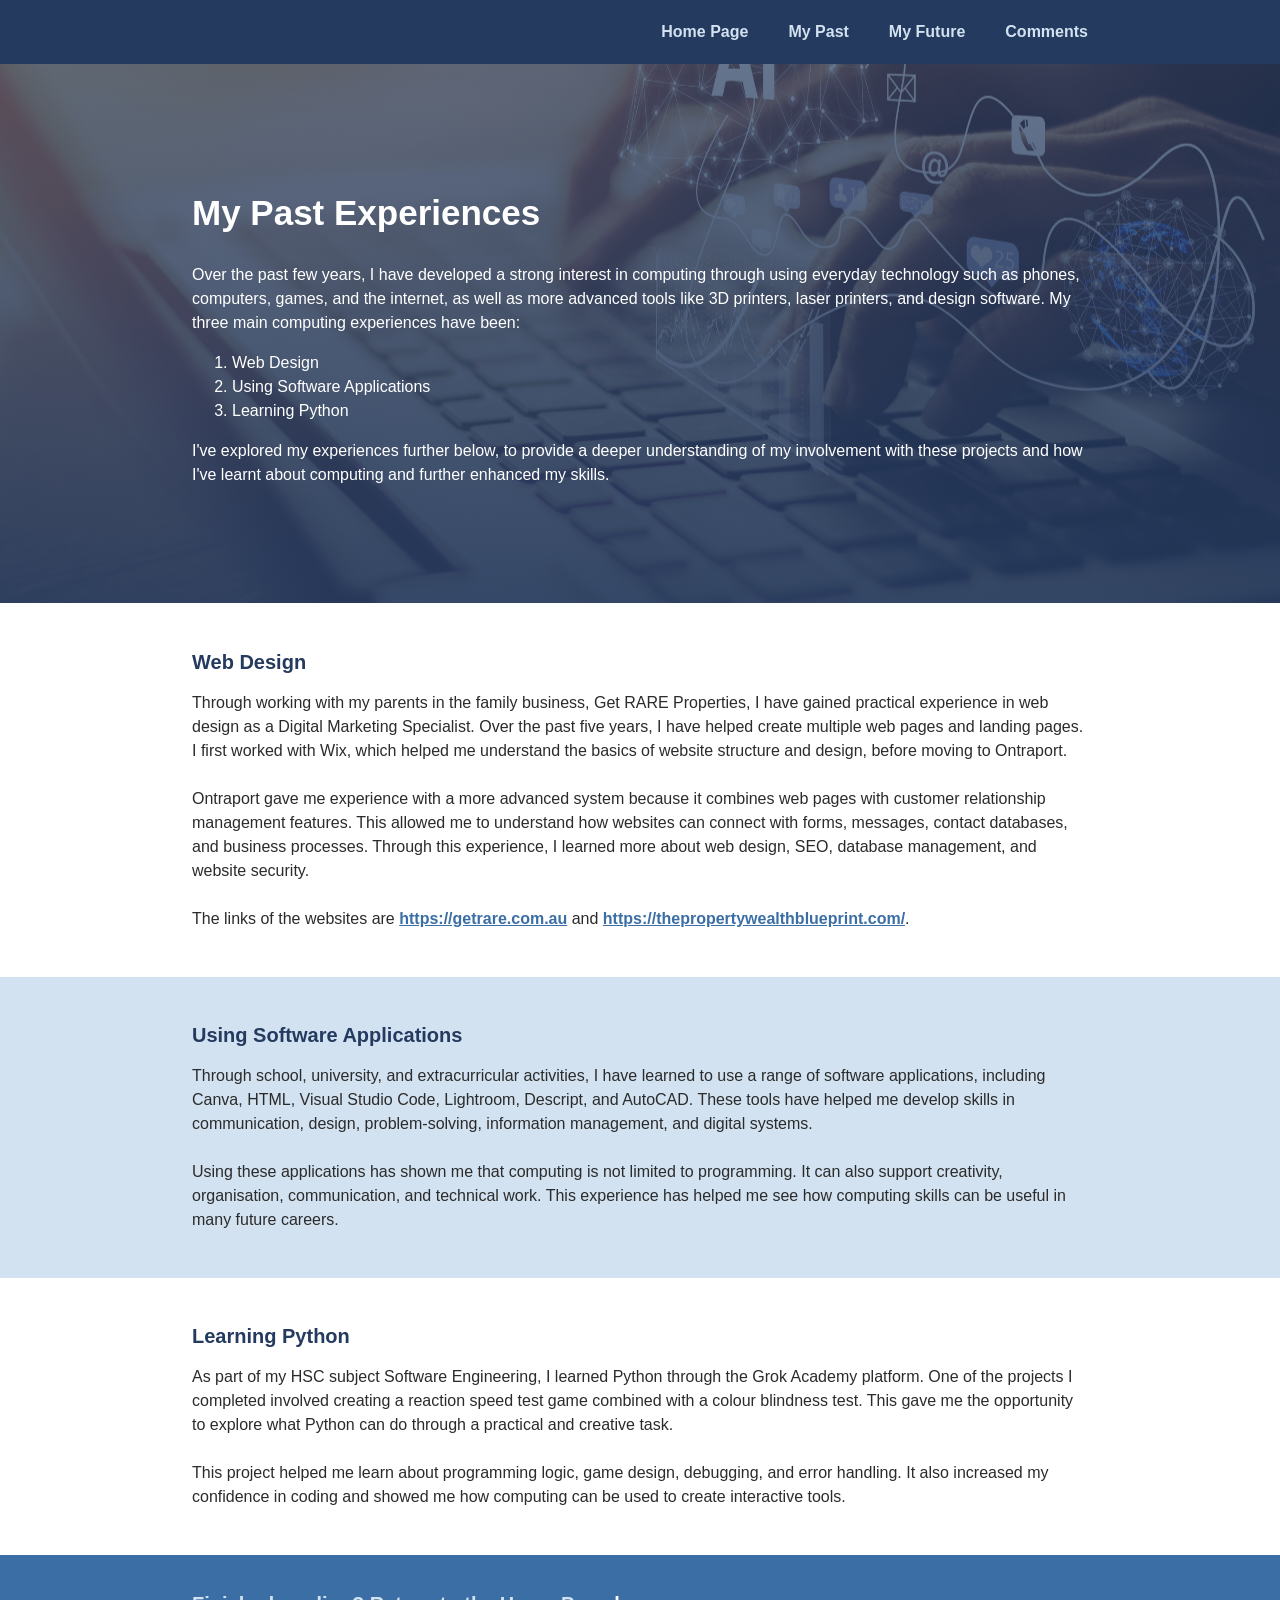
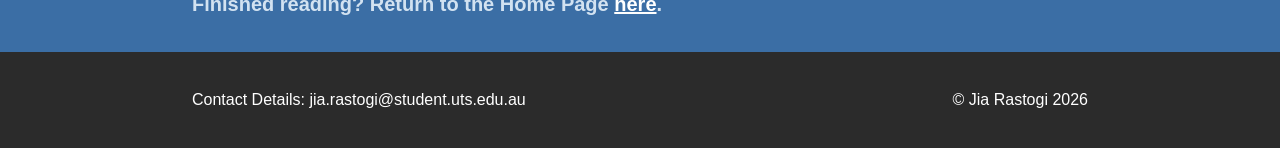
<file: past.html>
<!DOCTYPE html>
<html lang="en">
    <head>
        <title>My Past</title>
        <link rel="stylesheet" href="websystems.css">
        <meta charset="utf-8">
        <meta name="viewport" content="width=device-width, initial-scale=1.0">
    </head>
    <body>
        <div class="header">
            <div class="container menu">
                <a href="index.html">Home Page</a>
                <a class="header_current" href="past.html">My Past</a>
                <a href="future.html">My Future</a>
                <a href="comments.html">Comments</a>
            </div>
        </div>

        <main>
            <div class="main-block" id="past">
                <div class="container">
                    <h1>My Past Experiences</h1>
                    <p>Over the past few years, I have developed a strong interest in computing through using everyday technology such as phones, computers, games, and the internet, as well as more advanced tools like 3D printers, laser printers, and design software. My three main computing experiences have been:
                    </p>
                    <ol>
                        <li>Web Design</li>
                        <li>Using Software Applications</li>
                        <li>Learning Python</li>
                    </ol>
                    <p>I've explored my experiences further below, to provide a deeper understanding of my involvement with these projects and how I've learnt about computing and further enhanced my skills.
                    </p>
                </div>
            </div>

            <div class="white-block">
                <div class="container">
                    <h2>Web Design</h2>
                    <p>Through working with my parents in the family business, Get RARE Properties, I have gained practical experience in web design as a Digital Marketing Specialist. Over the past five years, I have helped create multiple web pages and landing pages. I first worked with Wix, which helped me understand the basics of website structure and design, before moving to Ontraport.
                    <br><br>Ontraport gave me experience with a more advanced system because it combines web pages with customer relationship management features. This allowed me to understand how websites can connect with forms, messages, contact databases, and business processes. Through this experience, I learned more about web design, SEO, database management, and website security.
                    <br><br>The links of the websites are <a href="https://getrare.com.au/">https://getrare.com.au</a> and <a href="https://thepropertywealthblueprint.com/">https://thepropertywealthblueprint.com/</a>.
                    </p>
                </div>
            </div>

            <div class="grey-block">
                <div class="container">
                    <h2>Using Software Applications
                    </h2>
                    <p>Through school, university, and extracurricular activities, I have learned to use a range of software applications, including Canva, HTML, Visual Studio Code, Lightroom, Descript, and AutoCAD. These tools have helped me develop skills in communication, design, problem-solving, information management, and digital systems.
                    <br><br>Using these applications has shown me that computing is not limited to programming. It can also support creativity, organisation, communication, and technical work. This experience has helped me see how computing skills can be useful in many future careers.                </p>
                </div>
            </div>

            <div class="white-block">
                <div class="container">
                    <h2>Learning Python</h2>
                    <p>As part of my HSC subject Software Engineering, I learned Python through the Grok Academy platform. One of the projects I completed involved creating a reaction speed test game combined with a colour blindness test. This gave me the opportunity to explore what Python can do through a practical and creative task.
                    <br><br>This project helped me learn about programming logic, game design, debugging, and error handling. It also increased my confidence in coding and showed me how computing can be used to create interactive tools.                </p>
                </div>
            </div>
        </main>

        <div class="cta">
            <div class="container">
                <h2>Finished reading? Return to the Home Page <a href="index.html" class="cta_link">here</a>.</h2>
            </div>
        </div>

        <div class="footer">
            <div class="container">
                <div class="half">
                    <p>Contact Details: jia.rastogi@student.uts.edu.au</p>
                    <p>© Jia Rastogi 2026</p>
                </div>
            </div>
        </div>
                        
    </body>
</html>
</file>
<file: websystems.css>
/* ==========================================================
   Colour palette — change a value here and it updates everywhere.
   ========================================================== */
:root {
    /* Main palette (from the site's design brief) */
    --color-navy:        #243A5E;   /* headers, headings */
    --color-light-blue:  #D2E2F1;   /* soft backgrounds, accents */
    --color-medium-blue: #3b6ea5;   /* links, CTAs, table accents */
    --color-dark-grey:   #2b2b2b;   /* body text, footer */
    --color-white:       #FFFFFF;   /* clean backgrounds */

    /* Navy at different opacities, used for the dark gradient
       overlays on the hero/banner background images.
       Note: if you change --color-navy above, also update the
       three rgba values below to match the new RGB. */
    --color-navy-overlay-50: rgba(36, 58, 94, 0.5);
    --color-navy-overlay-70: rgba(36, 58, 94, 0.7);
    --color-navy-overlay-90: rgba(36, 58, 94, 0.9);

    /* GitHub language indicator dots (project cards) */
    --lang-php:    #4F5D95;
    --lang-html:   #e34c26;
    --lang-python: #3572A5;

    /* Semantic colours — named by *purpose*. These map onto the
       palette above for light mode, and get re-pointed to dark
       values when the dark-mode toggle is checked (see below).
       Keeping a separate semantic layer means the palette stays
       stable while the theme can flip. */
    --bg-block:       var(--color-white);        /* .white-block, .project-card */
    --bg-block-alt:   var(--color-light-blue);   /* .grey-block */
    --bg-header:      var(--color-navy);         /* site header */
    --bg-footer:      var(--color-dark-grey);    /* site footer */

    --text-body:      var(--color-dark-grey);    /* body copy */
    --text-heading:   var(--color-navy);         /* h2 */
    --text-link:      var(--color-medium-blue);  /* anchors */
    --text-on-dark:   var(--color-white);        /* text sat on dark backgrounds — stays light in both modes */
    --text-muted:     var(--color-light-blue);   /* nav links, span, cta sub-text */

    --border-soft:    var(--color-light-blue);   /* card border, table cell border */
}

/* ==========================================================
   Dark mode — activated when the footer's #dark-toggle
   checkbox is checked. Uses the modern :has() selector so
   no JavaScript is required.
   Note: the toggle only exists on index.html, so the other
   pages always render in light mode (the :has() rule never
   matches there).
   ========================================================== */
body:has(#dark-toggle:checked) {
    --bg-block:       #1c2230;
    --bg-block-alt:   #283649;
    --bg-header:      #0f1822;
    --bg-footer:      #050810;

    --text-body:      #e5e7eb;
    --text-heading:   #c8d6e8;
    --text-link:      #8fb8e3;
    /* --text-on-dark stays #FFFFFF — text on dark backgrounds is light in both modes */
    --text-muted:     #a8b8d0;

    --border-soft:    #3a4a60;

    /* Make hero gradient overlays a touch darker so the image
       still reads as a moody backdrop in dark mode. */
    --color-navy-overlay-50: rgba(0, 0, 0, 0.6);
    --color-navy-overlay-70: rgba(0, 0, 0, 0.75);
    --color-navy-overlay-90: rgba(0, 0, 0, 0.92);
}

/* Smooth fade between light and dark when the toggle flips. */
body,
.header, .footer, .white-block, .grey-block, .project-card,
h2, a, th, td {
    transition: background-color 0.25s ease, color 0.25s ease, border-color 0.25s ease;
}

/*Page Background & Width Styling*/
.container{
    width: 70%;
    margin: 0 auto;
}

.grey-block,
.white-block {
    padding-top:30px;
    padding-bottom:30px;
}

.grey-block {background-color: var(--bg-block-alt);}
.white-block {background-color: var(--bg-block);}

.header{
    background-color: var(--bg-header);
    padding-top:20px;
    padding-bottom:20px;
}

.main-block{
    background-size: cover;
    background-position: center;
    background-repeat: no-repeat;
    padding-top:100px;
    padding-bottom:100px;
    color: var(--text-on-dark);
}

#main{
    background-image:
        linear-gradient(var(--color-navy-overlay-50), var(--color-navy-overlay-90)),
        url('images/flowers.jpg');
}

/* Hero section (renamed from .main-block / #main on the home page).
   Mirrors the .main-block rules above so the layout looks identical. */
.hero{
    background-size: cover;
    background-position: center;
    background-repeat: no-repeat;
    padding-top:100px;
    padding-bottom:100px;
    color: var(--text-on-dark);
}

#hero{
    background-image:
        linear-gradient(var(--color-navy-overlay-50), var(--color-navy-overlay-90)),
        url('images/flowers.jpg');
}

#past{
    background-image:
        linear-gradient(var(--color-navy-overlay-70), var(--color-navy-overlay-90)),
        url('images/past.png');
}

#future{
    background-image:
        linear-gradient(var(--color-navy-overlay-70), var(--color-navy-overlay-90)),
        url('images/computer.png');
}

#comments{
    background-image:
        linear-gradient(var(--color-navy-overlay-70), var(--color-navy-overlay-90)),
        url('images/comments.png');
}

.half{
    display: flex;
    align-items: center;
    gap: 20px;
    justify-content: space-between;
}

.cta{
    background-color: var(--color-medium-blue);
    padding-top:20px;
    padding-bottom:20px;
}

.footer{
    background-color: var(--bg-footer);
    padding-top:20px;
    padding-bottom:20px;
    color: var(--text-on-dark);
}

/* Dark-mode toggle in the footer — styled as a sliding switch.
   The native checkbox is kept (for accessibility & no-JS toggling)
   but the default tickbox look is stripped via `appearance: none`
   and rebuilt as a track + thumb using a ::before pseudo-element. */
.dark-toggle{
    display: inline-flex;
    align-items: center;
    gap: 10px;
    cursor: pointer;
    font-size: 15px;
    font-style: italic;
    color: var(--text-on-dark);
    user-select: none;          /* stops the label text being selected on click */
}

/* The track */
.dark-toggle input[type="checkbox"]{
    appearance: none;
    -webkit-appearance: none;
    margin: 0;
    width: 42px;
    height: 22px;
    background-color: rgba(255, 255, 255, 0.2);
    border-radius: 999px;       /* fully rounded ends */
    position: relative;
    cursor: pointer;
    transition: background-color 0.25s ease;
}

/* The sliding thumb (the white circle) */
.dark-toggle input[type="checkbox"]::before{
    content: '';
    position: absolute;
    top: 3px;
    left: 3px;
    width: 16px;
    height: 16px;
    border-radius: 50%;
    background-color: #FFFFFF;
    box-shadow: 0 1px 3px rgba(0, 0, 0, 0.35);
    transition: transform 0.25s ease;
}

/* On state — track turns blue, thumb slides right */
.dark-toggle input[type="checkbox"]:checked{
    background-color: var(--color-medium-blue);
}
.dark-toggle input[type="checkbox"]:checked::before{
    transform: translateX(20px);
}

/* Subtle hover lift on the track */
.dark-toggle:hover input[type="checkbox"]{
    background-color: rgba(255, 255, 255, 0.3);
}
.dark-toggle:hover input[type="checkbox"]:checked{
    background-color: var(--text-link);    /* brighter blue when on + hovered */
}

/* Visible focus ring for keyboard users */
.dark-toggle input[type="checkbox"]:focus-visible{
    outline: 2px solid var(--text-on-dark);
    outline-offset: 2px;
}

/*Image Styling*/
img{
    margin-left:20px;
    margin-right:20px;
    max-width:100%;
    box-shadow: 0 4px 10px rgba(0, 0, 0, 0.3);
}

#profile-img {max-width: 25%;}
#palette-img {max-width: 75%;}
#computer-img {max-width: 45%;}
#internal-layout-img{max-width:40%;}

/*Text Styling*/
body {
    margin: 0;
    padding: 0;
    font-family:'Gill Sans', 'Gill Sans MT', Calibri, 'Trebuchet MS', sans-serif;
    line-height:150%;
    background-color: var(--bg-block);
    color: var(--text-body);
}

h1 {
    font-size:35px;
    color: var(--text-on-dark);
    line-height:150%;
}

h2 {
    font-size:20px;
    color: var(--text-heading);
}

b{
    font-weight:600;
}

a{
   color: var(--text-link);
   font-weight:600;
}

span{
    color: var(--text-muted);
}

.menu {
    display: flex;
    gap: 40px;
    justify-content: flex-end;
    list-style: none;   /* removes bullets when .menu is on a <ul> */
    padding-left: 0;    /* removes the default left indent on <ul> */
}

.menu a {
    color: var(--text-muted);
    text-decoration: none;
}


.header_current{
    color: var(--text-on-dark);
    font-weight:700;
    text-decoration:none;
}

.cta h2{color: var(--text-muted);}
.cta_link{color: var(--text-on-dark);}

ul, ol{
    margin-top:0;
    margin-bottom:0;
}

/*Table Styling*/
table {
    border-collapse: collapse;
    border-spacing: 0;
}

th, td{
    padding-left:20px;
    padding-right:20px;
    padding-top:10px;
    padding-bottom:10px;
}

th{
    background-color: var(--bg-block-alt);
    color: var(--text-link);
    text-align:left;
    box-shadow: inset 0 -4px 0 var(--text-link);
}

td{
    border-bottom: 2px solid var(--border-soft);
}

#col_one {width:10%;}
#col_two {width:10%;}
#col_three {width:40%;}
#col_four {width:40%;}

/*Project Cards*/
.projects-grid {
    display: grid;
    grid-template-columns: repeat(3, 1fr);
    gap: 20px;
    margin-top: 20px;
}

/* Tablets: drop to 2 columns when the viewport is 900px or narrower */
@media (max-width: 900px) {
    .projects-grid {
        grid-template-columns: repeat(2, 1fr);
    }
}

/* Phones: stack to 1 column when the viewport is 600px or narrower */
@media (max-width: 600px) {
    .projects-grid {
        grid-template-columns: 1fr;
    }
}

.project-card {
    background-color: var(--bg-block);
    border: 1px solid var(--border-soft);
    border-radius: 8px;
    padding: 20px;
    box-shadow: 0 2px 6px rgba(0, 0, 0, 0.08);
}

.project-header {
    display: flex;
    justify-content: space-between;
    align-items: center;
    gap: 10px;
    margin-bottom: 10px;
}

.project-card h3 {
    margin: 0;
    font-size: 18px;
}

.project-card h3 a {
    text-decoration: none;
}

.project-card h3 a:hover {
    text-decoration: underline;
}

.project-lang {
    font-size: 14px;
    display: flex;
    align-items: center;
    gap: 6px;
    margin-bottom: 0;
}

.lang-dot {
    display: inline-block;
    width: 10px;
    height: 10px;
    border-radius: 50%;
}

.lang-php {background-color: var(--lang-php);}
.lang-html {background-color: var(--lang-html);}
.lang-python {background-color: var(--lang-python);}
</file>
